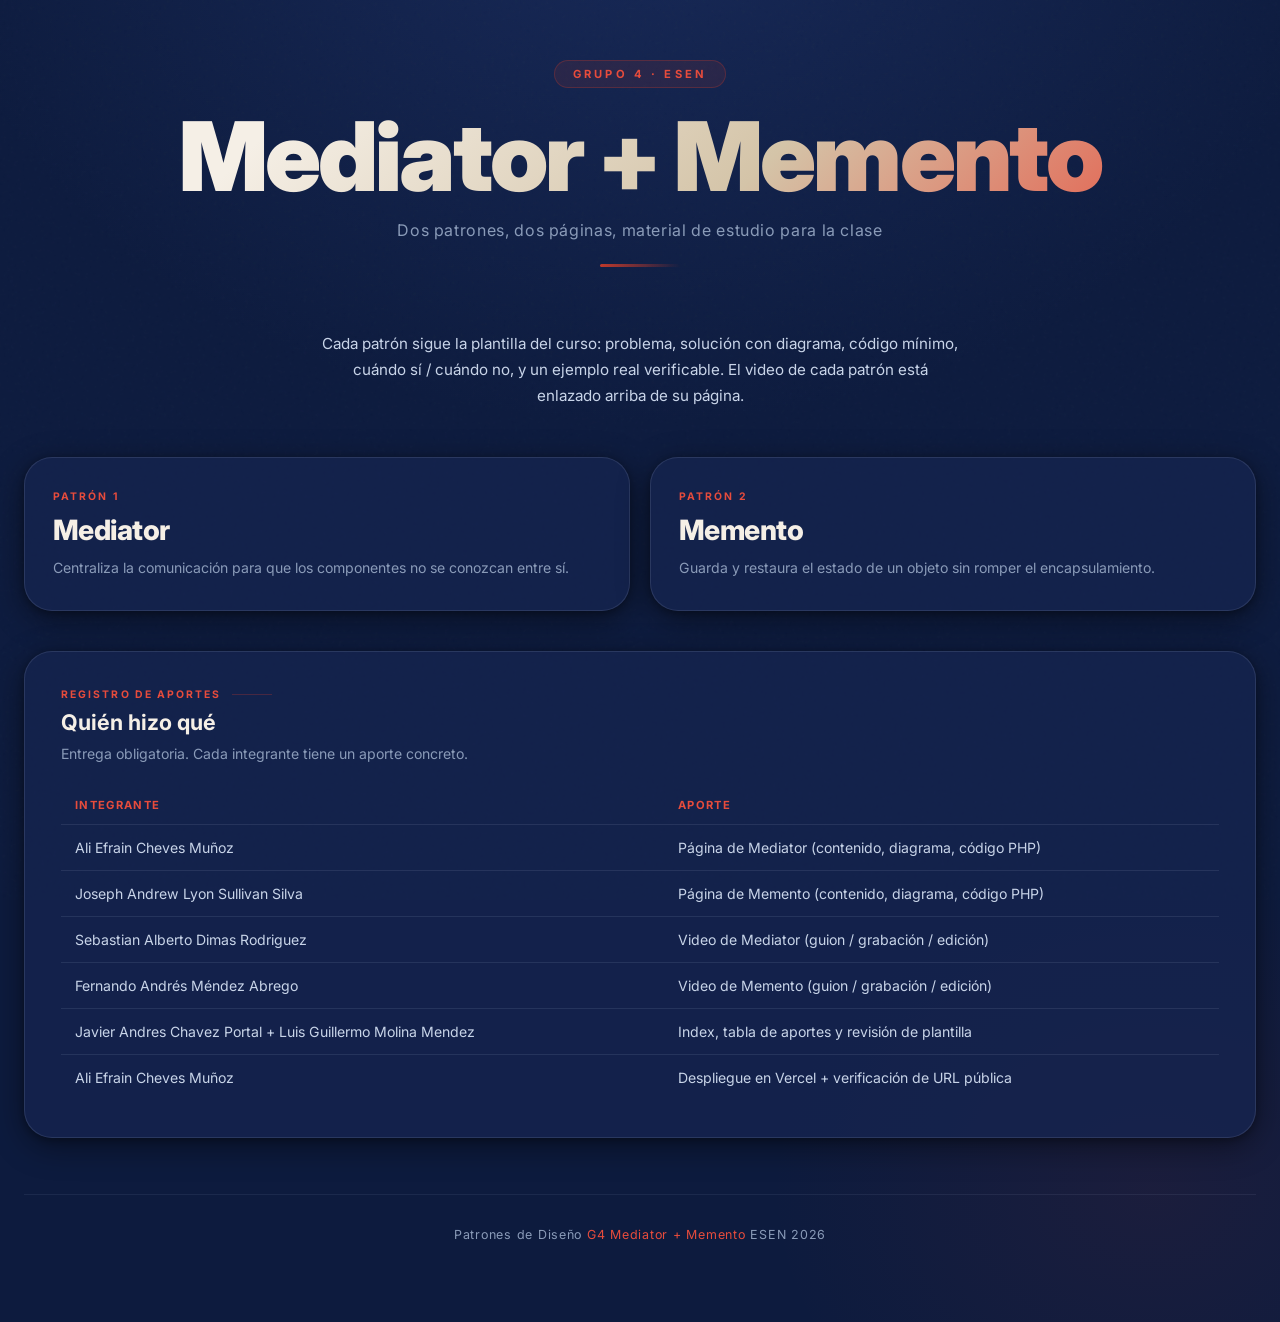
<file: index.html>
<!DOCTYPE html>
<html lang="es">
<head>
  <meta charset="UTF-8" />
  <meta name="viewport" content="width=device-width, initial-scale=1.0" />
  <title>G4 — Mediator + Memento | Patrones de Diseño</title>
  <meta name="description" content="Grupo 4: material de estudio de los patrones Mediator y Memento. Páginas, videos y registro de aportes." />
  <link rel="stylesheet" href="css/styles.css" />
</head>
<body>

<div class="page-wrapper">

  <header>
    <div class="header-label">Grupo 4 · ESEN</div>
    <h1>Mediator + Memento</h1>
    <p class="header-subtitle">Dos patrones, dos páginas, material de estudio para la clase</p>
    <div class="accent-line"></div>
  </header>

  <p class="home-intro">
    Cada patrón sigue la plantilla del curso: problema, solución con diagrama,
    código mínimo, cuándo sí / cuándo no, y un ejemplo real verificable.
    El video de cada patrón está enlazado arriba de su página.
  </p>

  <div class="pattern-links">
    <a class="pattern-link-card" href="pages/mediator.html">
      <div class="plink-label">Patrón 1</div>
      <h2>Mediator</h2>
      <p>Centraliza la comunicación para que los componentes no se conozcan entre sí.</p>
    </a>
    <a class="pattern-link-card" href="pages/memento.html">
      <div class="plink-label">Patrón 2</div>
      <h2>Memento</h2>
      <p>Guarda y restaura el estado de un objeto sin romper el encapsulamiento.</p>
    </a>
  </div>

  <section class="aportes-card" id="aportes">
    <div class="card-number">Registro de aportes</div>
    <h2>Quién hizo qué</h2>
    <p>
      Entrega obligatoria. Cada integrante tiene un aporte concreto.
    </p>

    <table class="aportes-table">
      <thead>
        <tr>
          <th>Integrante</th>
          <th>Aporte</th>
        </tr>
      </thead>
      <tbody>
        <tr>
          <td>Ali Efrain Cheves Muñoz </td>
          <td>Página de Mediator (contenido, diagrama, código PHP)</td>
        </tr>
        <tr>
          <td>Joseph Andrew Lyon Sullivan Silva</td>
          <td>Página de Memento (contenido, diagrama, código PHP)</td>
        </tr>
        <tr>
          <td>Sebastian Alberto Dimas Rodriguez</td>
          <td>Video de Mediator (guion / grabación / edición)</td>
        </tr>
        <tr>
          <td>Fernando Andrés Méndez Abrego</td>
          <td>Video de Memento (guion / grabación / edición)</td>
        </tr>
        <tr>
          <td>Javier Andres Chavez Portal + Luis Guillermo Molina Mendez</td>
          <td>Index, tabla de aportes y revisión de plantilla</td>
        </tr>
        <tr>
          <td>Ali Efrain Cheves Muñoz</td>
          <td>Despliegue en Vercel + verificación de URL pública</td>
        </tr>
      </tbody>
    </table>
  </section>

  <footer>
    <p>Patrones de Diseño  <span>G4 Mediator + Memento</span>  ESEN  2026</p>
  </footer>

</div>

</body>
</html>
</file>
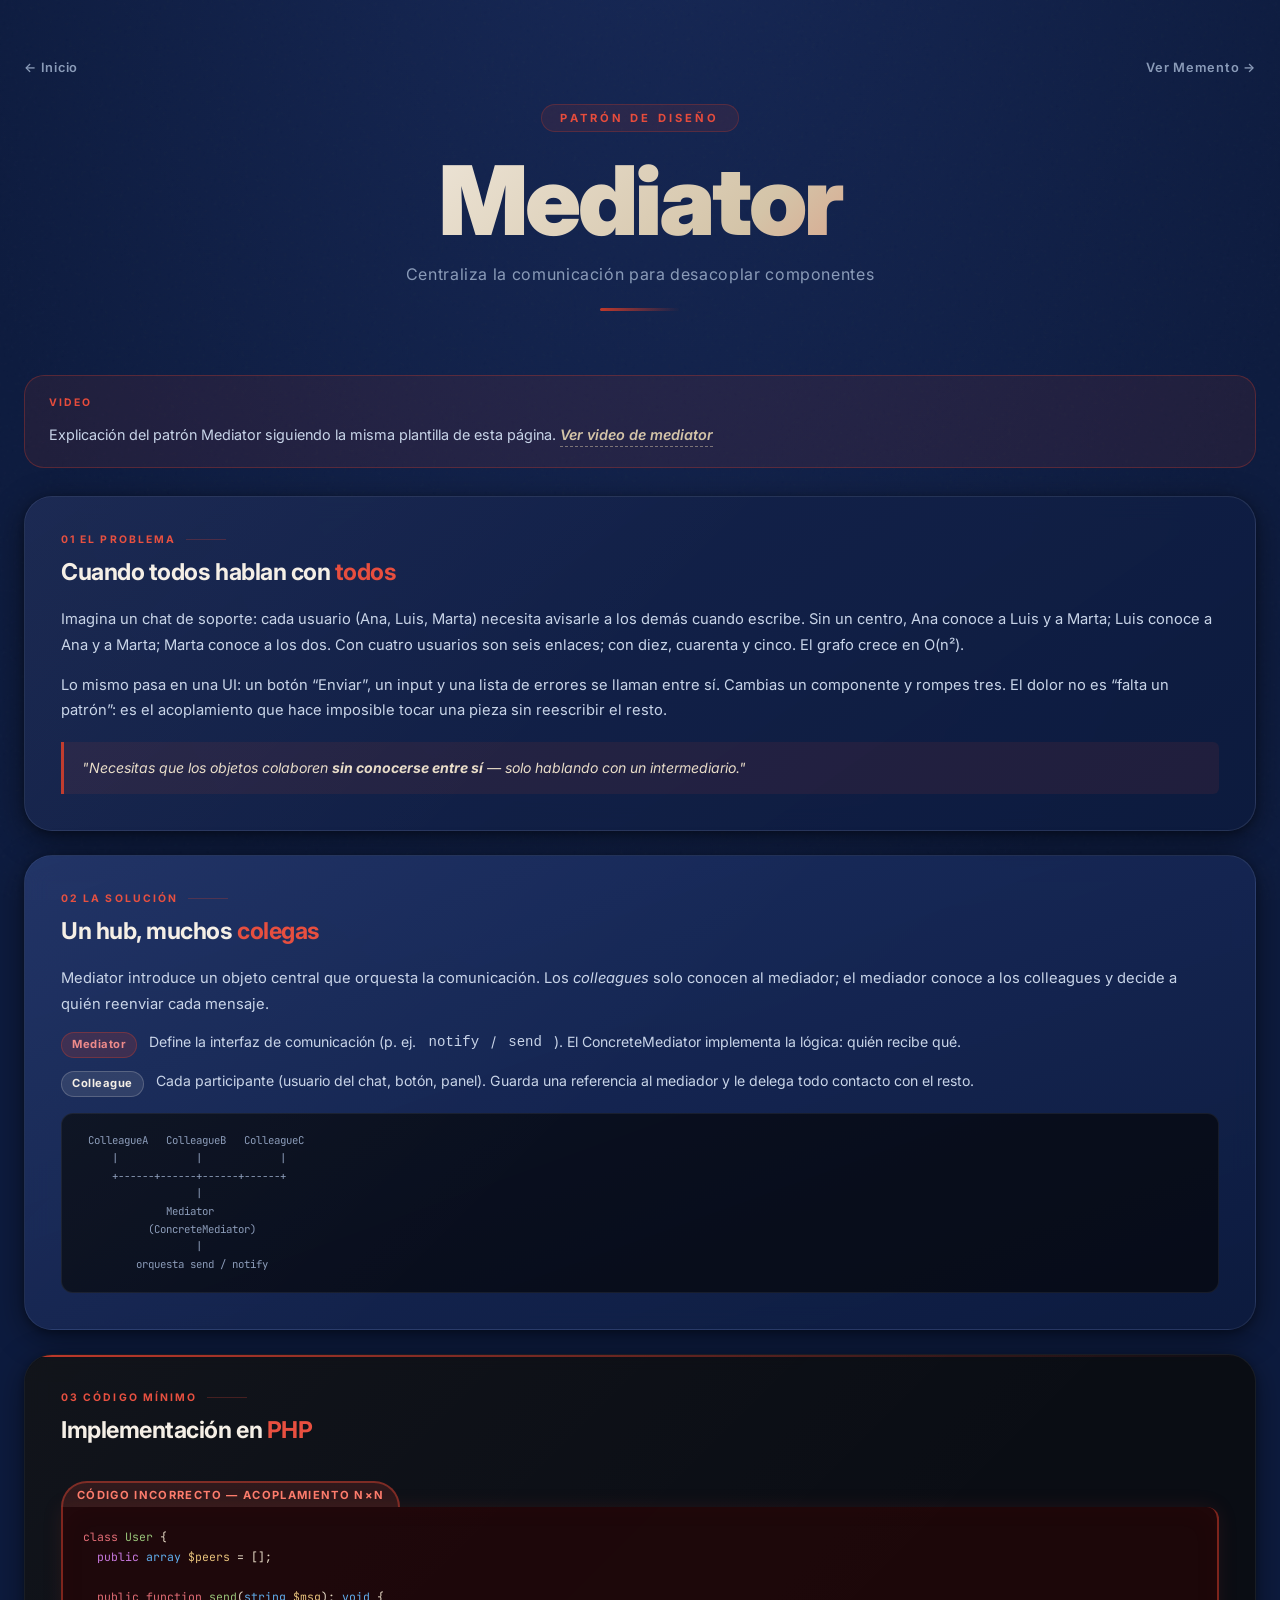
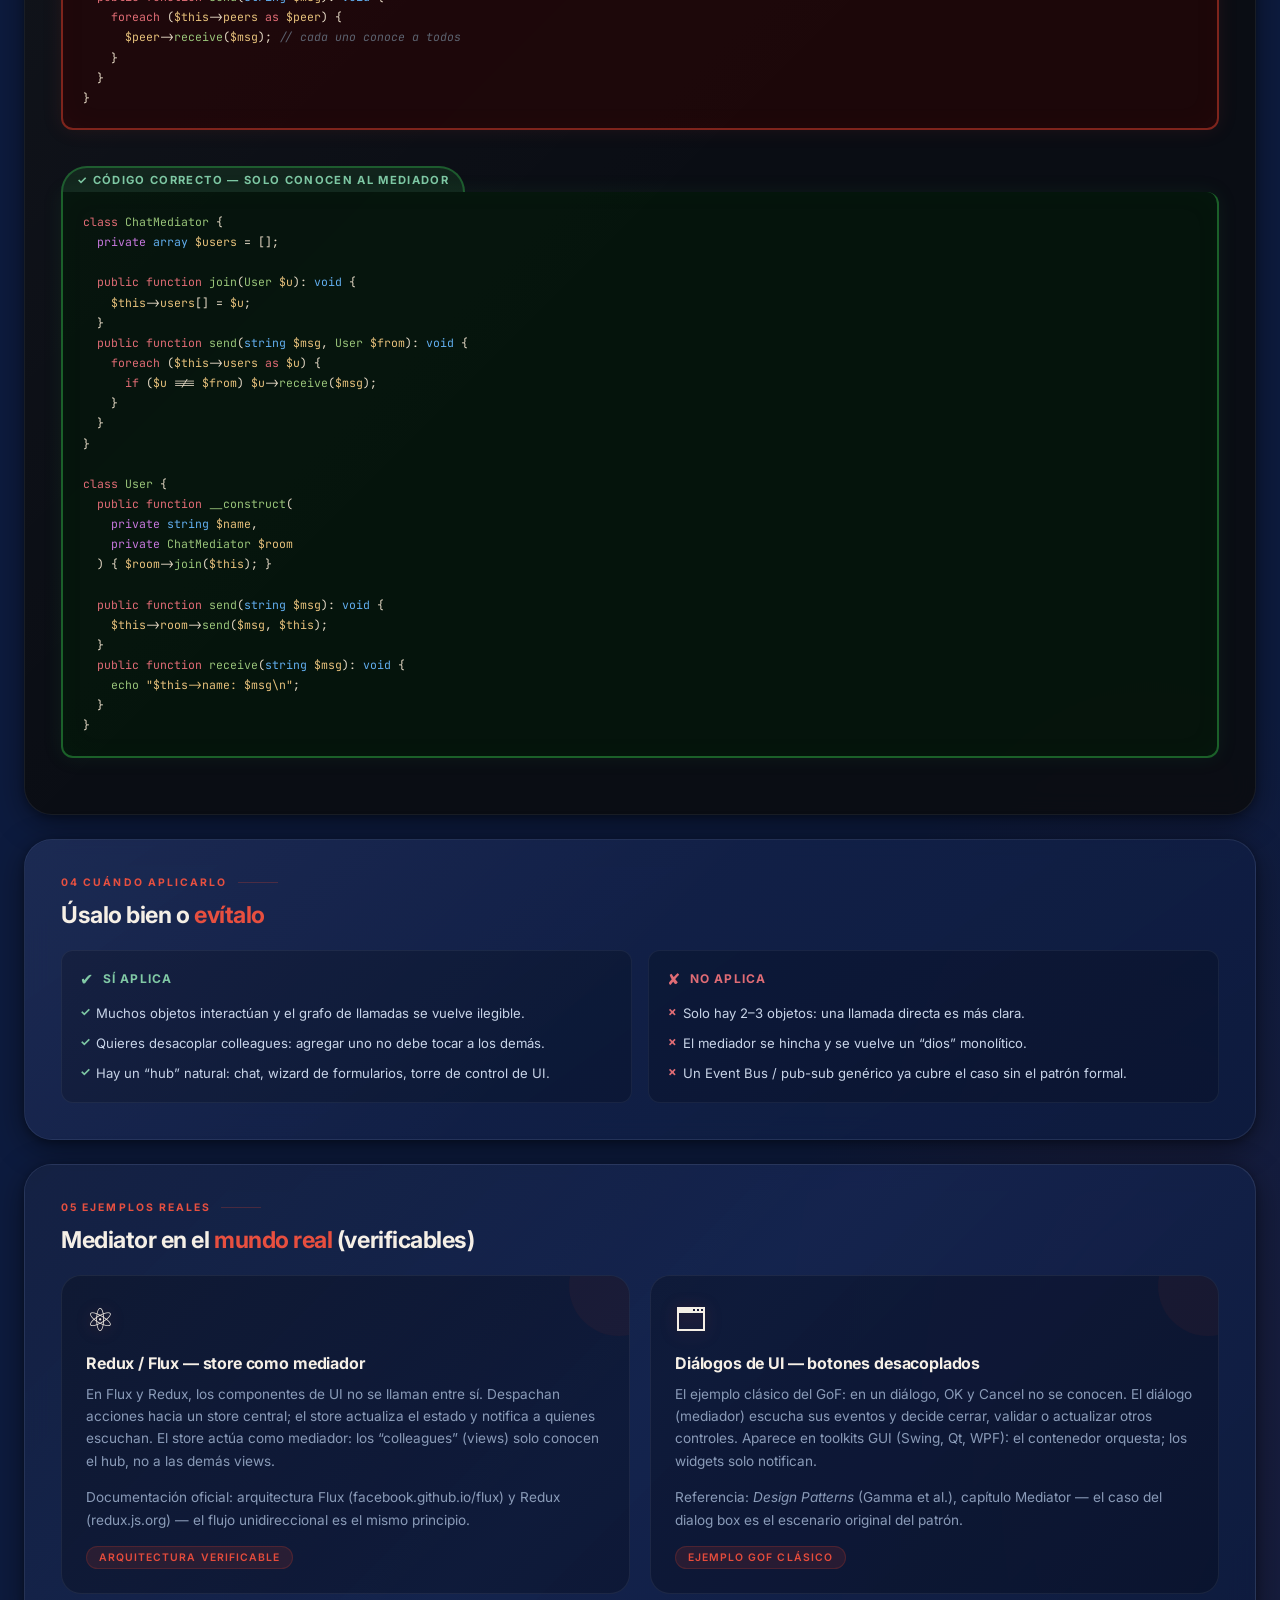
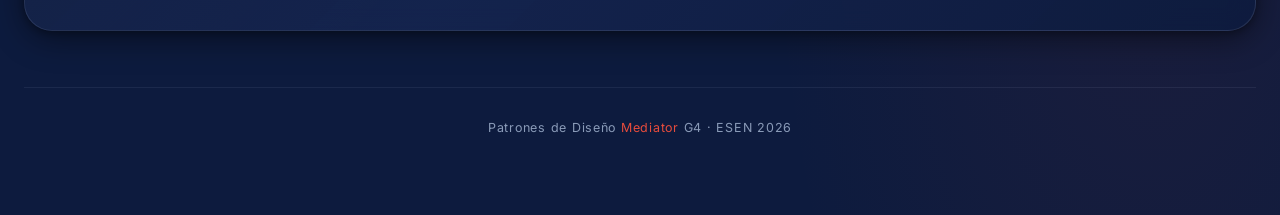
<file: pages/mediator.html>
<!DOCTYPE html>
<html lang="es">
<head>
  <meta charset="UTF-8" />
  <meta name="viewport" content="width=device-width, initial-scale=1.0" />
  <title>Patrón de Diseño Mediator</title>
  <meta name="description" content="Guía del patrón Mediator: problema, solución, código PHP, cuándo aplicarlo y ejemplos reales como Redux y diálogos de UI." />
  <link rel="stylesheet" href="../css/styles.css" />
</head>
<body>

<div class="page-wrapper">

  <nav class="page-nav">
    <a href="../index.html">← Inicio</a>
    <a href="memento.html">Ver Memento →</a>
  </nav>

  <header>
    <div class="header-label">Patrón de Diseño</div>
    <h1>Mediator</h1>
    <p class="header-subtitle">Centraliza la comunicación para desacoplar componentes</p>
    <div class="accent-line"></div>
  </header>

  <aside class="video-banner" id="video">
    <div class="video-banner-label">Video</div>
    <p>
      Explicación del patrón Mediator siguiendo la misma plantilla de esta página.
      <a class="video-link is-pending" href="https://youtu.be/735qtNpqajs" id="mediator-video-link">Ver video de mediator</a>
    </p>
  </aside>

  <main class="grid">

    <section class="card card-1" id="problema">
      <div class="card-number">01 El Problema</div>
      <h2>Cuando todos hablan con <span class="highlight">todos</span></h2>

      <p>
        Imagina un chat de soporte: cada usuario (Ana, Luis, Marta) necesita avisarle
        a los demás cuando escribe. Sin un centro, Ana conoce a Luis y a Marta; Luis
        conoce a Ana y a Marta; Marta conoce a los dos. Con cuatro usuarios son seis
        enlaces; con diez, cuarenta y cinco. El grafo crece en O(n²).
      </p>
      <p>
        Lo mismo pasa en una UI: un botón “Enviar”, un input y una lista de errores
        se llaman entre sí. Cambias un componente y rompes tres. El dolor no es
        “falta un patrón”: es el acoplamiento que hace imposible tocar una pieza
        sin reescribir el resto.
      </p>

      <div class="problem-highlight">
        "Necesitas que los objetos colaboren <strong>sin conocerse entre sí</strong>
        — solo hablando con un intermediario."
      </div>
    </section>

    <section class="card card-2" id="solucion">
      <div class="card-number">02 La Solución</div>
      <h2>Un hub, muchos <span class="highlight">colegas</span></h2>

      <p>
        Mediator introduce un objeto central que orquesta la comunicación. Los
        <em>colleagues</em> solo conocen al mediador; el mediador conoce a los
        colleagues y decide a quién reenviar cada mensaje.
      </p>

      <ul class="roles-list">
        <li>
          <span class="role-tag role-mediator">Mediator</span>
          Define la interfaz de comunicación (p. ej. <code>notify</code> / <code>send</code>).
          El ConcreteMediator implementa la lógica: quién recibe qué.
        </li>
        <li>
          <span class="role-tag role-colleague">Colleague</span>
          Cada participante (usuario del chat, botón, panel). Guarda una referencia
          al mediador y le delega todo contacto con el resto.
        </li>
      </ul>

      <div class="diagram-block">
        <pre>
 ColleagueA   ColleagueB   ColleagueC
     |             |             |
     +------+------+------+------+
                   |
              Mediator
           (ConcreteMediator)
                   |
         orquesta send / notify</pre>
      </div>
    </section>

    <section class="card card-3" id="codigo">
      <div class="card-number">03 Código Mínimo</div>
      <h2>Implementación en <span class="highlight">PHP</span></h2>

      <div class="code-label code-label-bad">Código Incorrecto — Acoplamiento N×N</div>
      <div class="code-block code-bad">
        <pre><span class="kw">class</span> <span class="fn">User</span> {
  <span class="pm">public</span> <span class="ty">array</span> <span class="str">$peers</span> = [];

  <span class="kw">public function</span> <span class="fn">send</span>(<span class="ty">string</span> <span class="str">$msg</span>): <span class="ty">void</span> {
    <span class="kw">foreach</span> (<span class="str">$this</span>-><span class="str">peers</span> <span class="kw">as</span> <span class="str">$peer</span>) {
      <span class="str">$peer</span>-><span class="fn">receive</span>(<span class="str">$msg</span>); <span class="cm">// cada uno conoce a todos</span>
    }
  }
}</pre>
      </div>

      <div class="code-label code-label-good">&#10003; Código Correcto — Solo conocen al mediador</div>
      <div class="code-block code-good">
        <pre><span class="kw">class</span> <span class="fn">ChatMediator</span> {
  <span class="pm">private</span> <span class="ty">array</span> <span class="str">$users</span> = [];

  <span class="kw">public function</span> <span class="fn">join</span>(<span class="fn">User</span> <span class="str">$u</span>): <span class="ty">void</span> {
    <span class="str">$this</span>-><span class="str">users</span>[] = <span class="str">$u</span>;
  }
  <span class="kw">public function</span> <span class="fn">send</span>(<span class="ty">string</span> <span class="str">$msg</span>, <span class="fn">User</span> <span class="str">$from</span>): <span class="ty">void</span> {
    <span class="kw">foreach</span> (<span class="str">$this</span>-><span class="str">users</span> <span class="kw">as</span> <span class="str">$u</span>) {
      <span class="kw">if</span> (<span class="str">$u</span> !== <span class="str">$from</span>) <span class="str">$u</span>-><span class="fn">receive</span>(<span class="str">$msg</span>);
    }
  }
}

<span class="kw">class</span> <span class="fn">User</span> {
  <span class="kw">public function</span> <span class="fn">__construct</span>(
    <span class="pm">private</span> <span class="ty">string</span> <span class="str">$name</span>,
    <span class="pm">private</span> <span class="fn">ChatMediator</span> <span class="str">$room</span>
  ) { <span class="str">$room</span>-><span class="fn">join</span>(<span class="str">$this</span>); }

  <span class="kw">public function</span> <span class="fn">send</span>(<span class="ty">string</span> <span class="str">$msg</span>): <span class="ty">void</span> {
    <span class="str">$this</span>-><span class="str">room</span>-><span class="fn">send</span>(<span class="str">$msg</span>, <span class="str">$this</span>);
  }
  <span class="kw">public function</span> <span class="fn">receive</span>(<span class="ty">string</span> <span class="str">$msg</span>): <span class="ty">void</span> {
    <span class="fn">echo</span> <span class="str">"$this->name: $msg\n"</span>;
  }
}</pre>
      </div>
    </section>

    <section class="card card-4" id="cuando">
      <div class="card-number">04 Cuándo Aplicarlo</div>
      <h2>Úsalo bien o <span class="highlight">evítalo</span></h2>

      <div class="when-grid">
        <div class="when-col when-yes">
          <div class="when-col-header">
            <span class="icon-check">✔</span> Sí aplica
          </div>
          <ul>
            <li>Muchos objetos interactúan y el grafo de llamadas se vuelve ilegible.</li>
            <li>Quieres desacoplar colleagues: agregar uno no debe tocar a los demás.</li>
            <li>Hay un “hub” natural: chat, wizard de formularios, torre de control de UI.</li>
          </ul>
        </div>

        <div class="when-col when-no">
          <div class="when-col-header">
            <span class="icon-x">✘</span> No aplica
          </div>
          <ul>
            <li>Solo hay 2–3 objetos: una llamada directa es más clara.</li>
            <li>El mediador se hincha y se vuelve un “dios” monolítico.</li>
            <li>Un Event Bus / pub-sub genérico ya cubre el caso sin el patrón formal.</li>
          </ul>
        </div>
      </div>
    </section>

    <section class="card card-5" id="ejemplos">
      <div class="card-number">05 Ejemplos Reales</div>
      <h2>Mediator en el <span class="highlight">mundo real</span> (verificables)</h2>

      <div class="examples-grid">

        <div class="example-card">
          <span class="example-icon">⚛</span>
          <h3>Redux / Flux — store como mediador</h3>
          <p>
            En Flux y Redux, los componentes de UI no se llaman entre sí. Despachan
            acciones hacia un store central; el store actualiza el estado y notifica
            a quienes escuchan. El store actúa como mediador: los “colleagues” (views)
            solo conocen el hub, no a las demás views.
          </p>
          <p>
            Documentación oficial: arquitectura Flux (facebook.github.io/flux) y
            Redux (redux.js.org) — el flujo unidireccional es el mismo principio.
          </p>
          <span class="example-tag">Arquitectura verificable</span>
        </div>

        <div class="example-card">
          <span class="example-icon">🗔</span>
          <h3>Diálogos de UI — botones desacoplados</h3>
          <p>
            El ejemplo clásico del GoF: en un diálogo, OK y Cancel no se conocen.
            El diálogo (mediador) escucha sus eventos y decide cerrar, validar o
            actualizar otros controles. Aparece en toolkits GUI (Swing, Qt, WPF):
            el contenedor orquesta; los widgets solo notifican.
          </p>
          <p>
            Referencia: <em>Design Patterns</em> (Gamma et al.), capítulo Mediator —
            el caso del dialog box es el escenario original del patrón.
          </p>
          <span class="example-tag">Ejemplo GoF clásico</span>
        </div>

      </div>
    </section>

  </main>

  <footer>
    <p>Patrones de Diseño  <span>Mediator</span>  G4 · ESEN  2026</p>
  </footer>

</div>

</body>
</html>
</file>
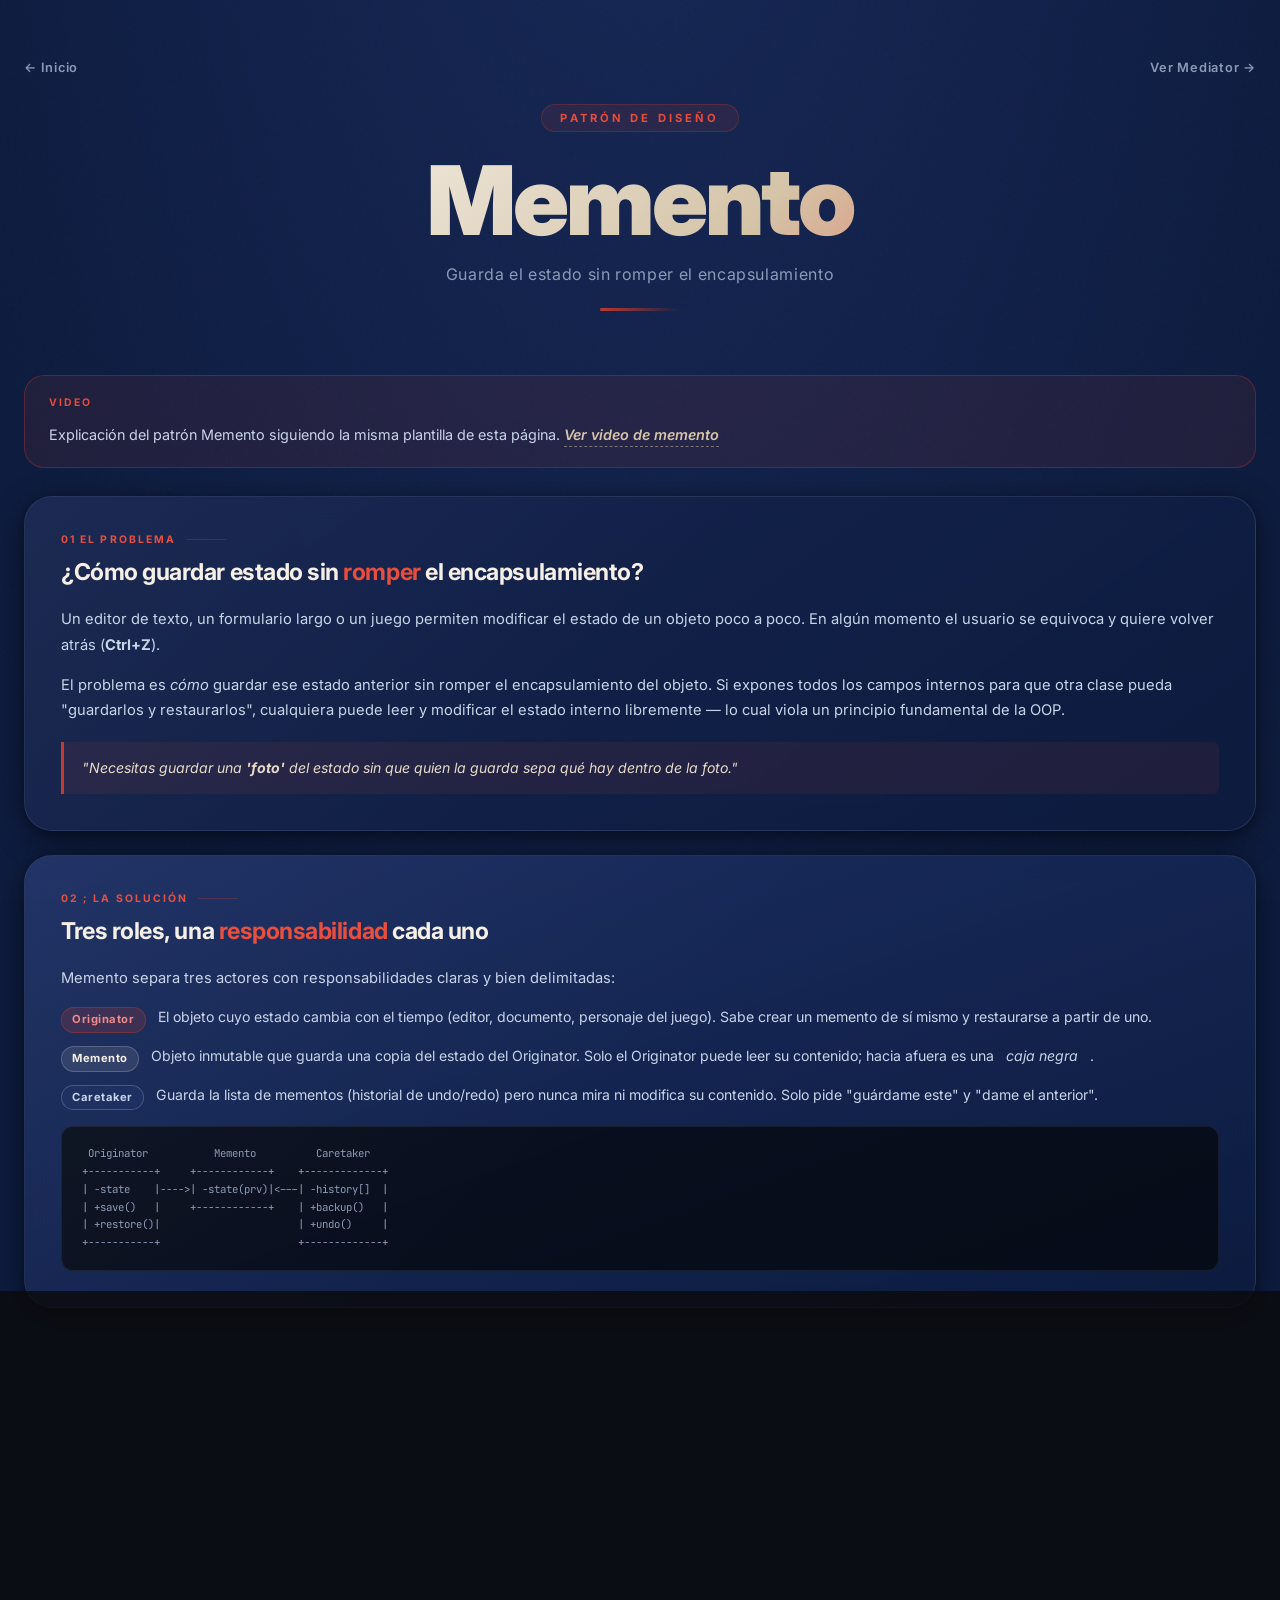
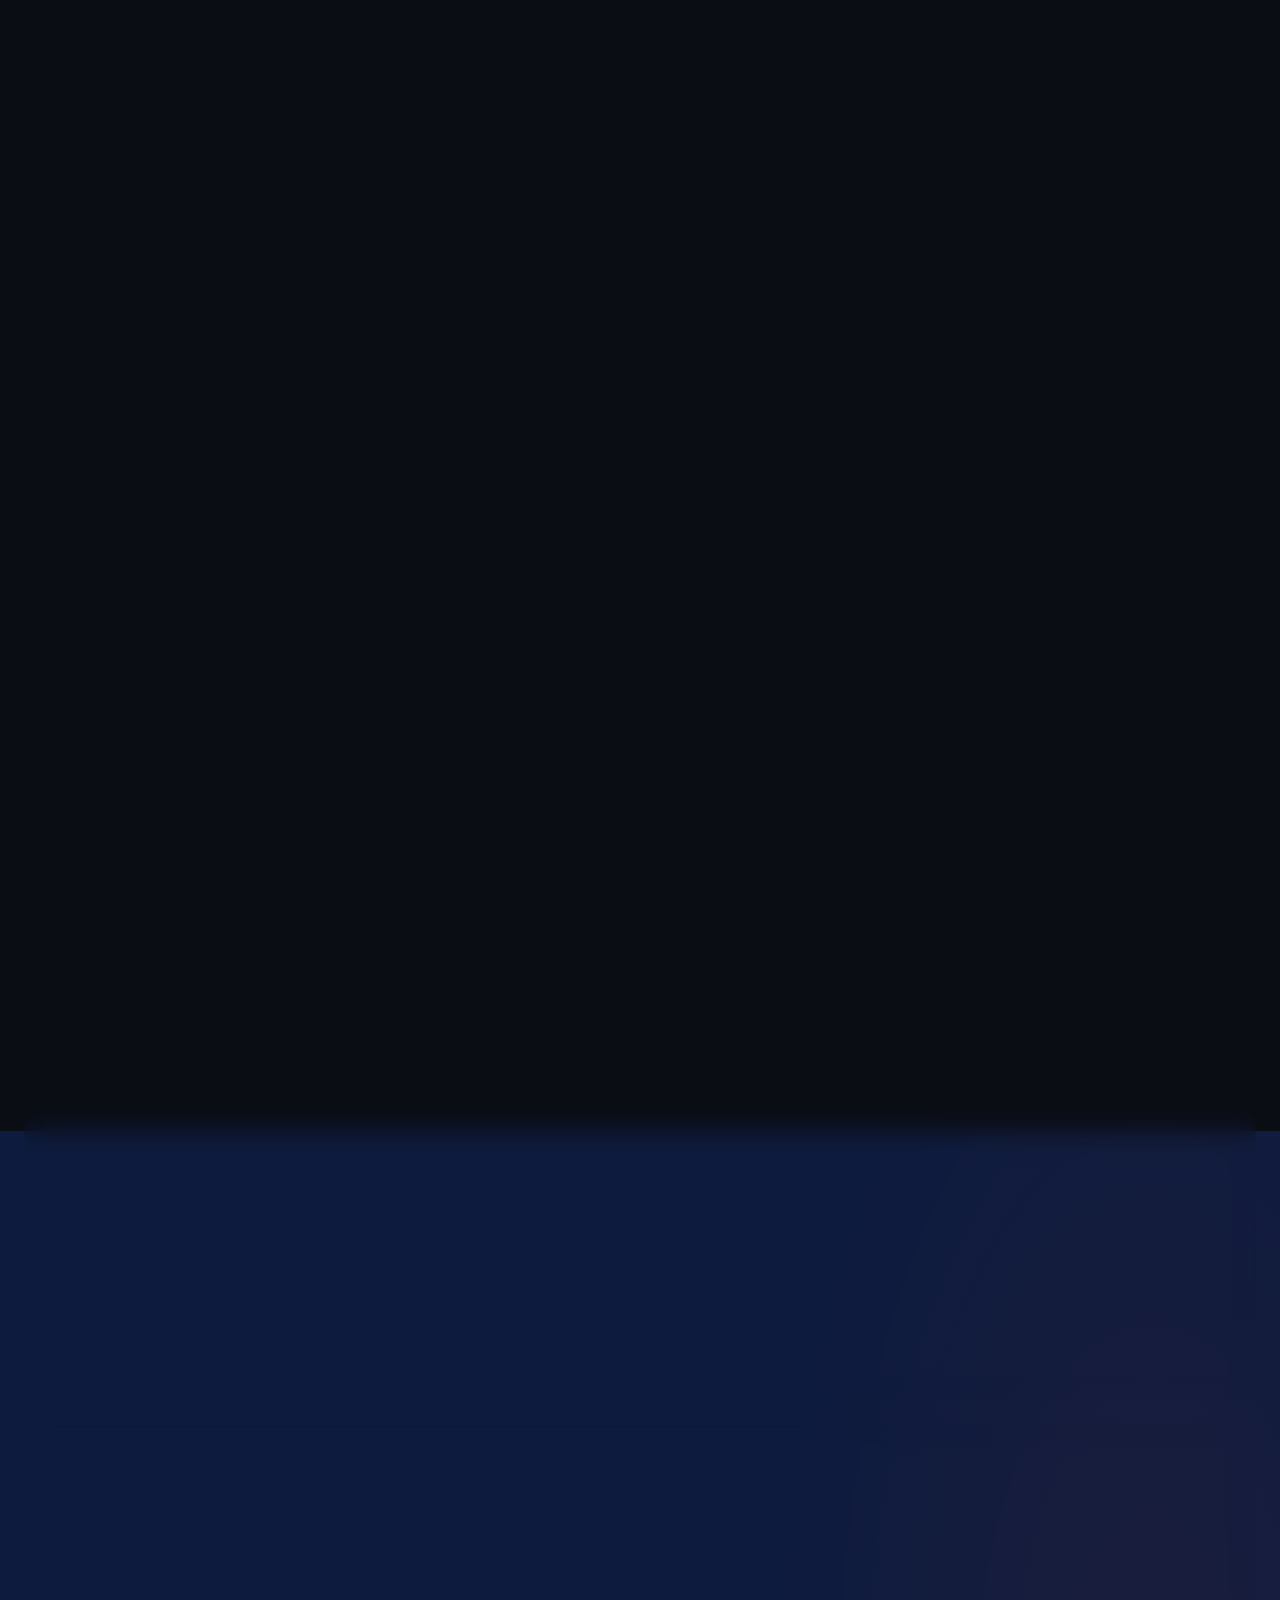
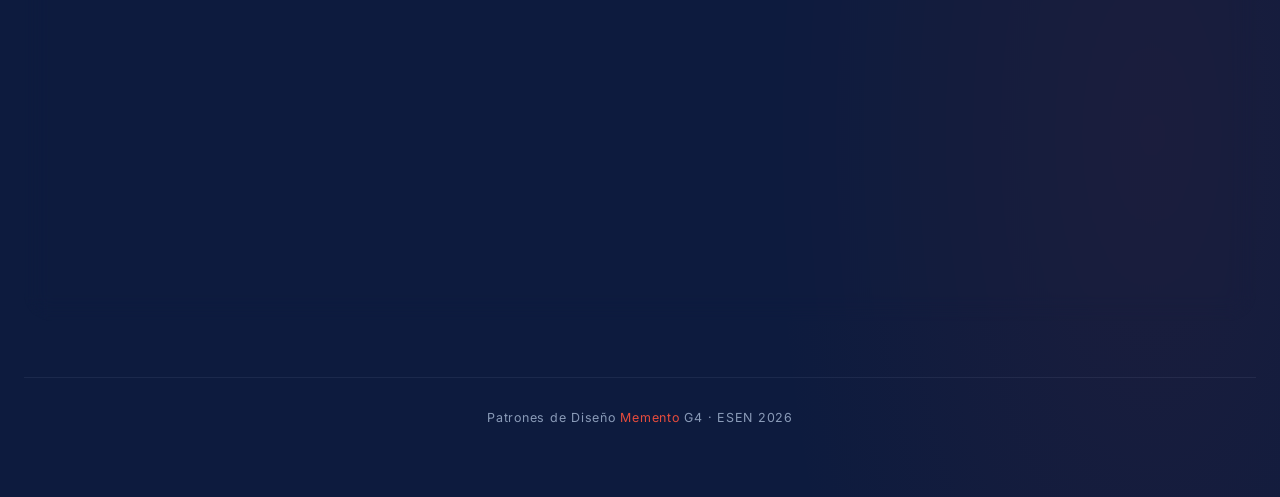
<file: pages/memento.html>
<!DOCTYPE html>
<html lang="es">
<head>
  <meta charset="UTF-8" />
  <meta name="viewport" content="width=device-width, initial-scale=1.0" />
  <title>Patrón de Diseño Memento</title>
  <meta name="description" content="Guía completa del patrón de diseño Memento: problema, solución, código PHP, casos de uso y ejemplos reales como Java Swing y Git." />
  <link rel="stylesheet" href="../css/styles.css" />
</head>
<body>

<div class="page-wrapper">

  <nav class="page-nav">
    <a href="../index.html">← Inicio</a>
    <a href="mediator.html">Ver Mediator →</a>
  </nav>

  <header>
    <div class="header-label">Patrón de Diseño</div>
    <h1>Memento</h1>
    <p class="header-subtitle">Guarda el estado sin romper el encapsulamiento</p>
    <div class="accent-line"></div>
  </header>

  <aside class="video-banner" id="video">
    <div class="video-banner-label">Video</div>
    <p>
      Explicación del patrón Memento siguiendo la misma plantilla de esta página.
      <a class="video-link is-pending" href="https://youtu.be/HHim-aZkhj8" id="memento-video-link">Ver video de memento</a>
    </p>
  </aside>

  <main class="grid">

    <section class="card card-1" id="problema">
      <div class="card-number">01 El Problema</div>
      <h2>¿Cómo guardar estado sin <span class="highlight">romper</span> el encapsulamiento?</h2>

      <p>
        Un editor de texto, un formulario largo o un juego permiten modificar el estado
        de un objeto poco a poco. En algún momento el usuario se equivoca y quiere
        volver atrás (<strong>Ctrl+Z</strong>).
      </p>
      <p>
        El problema es <em>cómo</em> guardar ese estado anterior sin romper el
        encapsulamiento del objeto. Si expones todos los campos internos para que
        otra clase pueda "guardarlos y restaurarlos", cualquiera puede leer y modificar
        el estado interno libremente — lo cual viola un principio fundamental de la OOP.
      </p>

      <div class="problem-highlight">
        "Necesitas guardar una <strong>'foto'</strong> del estado sin que quien la guarda
        sepa qué hay dentro de la foto."
      </div>
    </section>

    <section class="card card-2" id="solucion">
      <div class="card-number">02 ; La Solución</div>
      <h2>Tres roles, una <span class="highlight">responsabilidad</span> cada uno</h2>

      <p>Memento separa tres actores con responsabilidades claras y bien delimitadas:</p>

      <ul class="roles-list">
        <li>
          <span class="role-tag role-originator">Originator</span>
          El objeto cuyo estado cambia con el tiempo (editor, documento, personaje
          del juego). Sabe crear un memento de sí mismo y restaurarse a partir de uno.
        </li>
        <li>
          <span class="role-tag role-memento">Memento</span>
          Objeto inmutable que guarda una copia del estado del Originator. Solo el
          Originator puede leer su contenido; hacia afuera es una <em>caja negra</em>.
        </li>
        <li>
          <span class="role-tag role-caretaker">Caretaker</span>
          Guarda la lista de mementos (historial de undo/redo) pero nunca mira ni
          modifica su contenido. Solo pide "guárdame este" y "dame el anterior".
        </li>
      </ul>

      <div class="diagram-block">
        <pre>
 Originator           Memento          Caretaker
+-----------+     +------------+    +-------------+
| -state    |---->| -state(prv)|<---| -history[]  |
| +save()   |     +------------+    | +backup()   |
| +restore()|                       | +undo()     |
+-----------+                       +-------------+</pre>
      </div>
    </section>

    <section class="card card-3" id="codigo">
      <div class="card-number">03 ; Código Mínimo</div>
      <h2>Implementación en <span class="highlight">PHP</span></h2>

      <div class="code-label code-label-bad"> Código Incorrecto  Rompe el encapsulamiento</div>
      <div class="code-block code-bad">
        <pre><span class="kw">class</span> <span class="fn">Memento</span> {
  <span class="kw">public</span> <span class="ty">string</span> <span class="str">$state</span>;

  <span class="kw">public function</span> <span class="fn">__construct</span>(<span class="ty">string</span> <span class="str">$state</span>) {
    <span class="str">$this</span>-><span class="str">state</span> = <span class="str">$state</span>;
  }
}

<span class="kw">class</span> <span class="fn">History</span> {
  <span class="kw">public function</span> <span class="fn">undo</span>(<span class="fn">Memento</span> <span class="str">$m</span>): <span class="ty">void</span> {
    <span class="str">$rawState</span> = <span class="str">$m</span>-><span class="str">state</span>;
    <span class="str">$m</span>-><span class="str">state</span> = <span class="str">"estado alterado"</span>;
  }
}</pre>
      </div>

      <div class="code-label code-label-good">&#10003; Código Correcto  Encapsulamiento respetado</div>
      <div class="code-block code-good">
        <pre><span class="kw">class</span> <span class="fn">Memento</span> {
  <span class="kw">public function</span> <span class="fn">__construct</span>(
    <span class="pm">private readonly</span> <span class="ty">string</span> <span class="str">$state</span>
  ) {}

  <span class="kw">public function</span> <span class="fn">getState</span>(): <span class="ty">string</span> {
    <span class="kw">return</span> <span class="str">$this</span>-><span class="fn">state</span>;
  }
}

<span class="kw">class</span> <span class="fn">Editor</span> {
  <span class="pm">private</span> <span class="ty">string</span> <span class="str">$content</span> = <span class="str">""</span>;

  <span class="kw">public function</span> <span class="fn">write</span>(<span class="ty">string</span> <span class="str">$text</span>): <span class="ty">void</span> {
    <span class="str">$this</span>-><span class="str">content</span> .= <span class="str">$text</span>;
  }
  <span class="kw">public function</span> <span class="fn">save</span>(): <span class="fn">Memento</span> {
    <span class="kw">return new</span> <span class="fn">Memento</span>(<span class="str">$this</span>-><span class="str">content</span>);
  }
  <span class="kw">public function</span> <span class="fn">restore</span>(<span class="fn">Memento</span> <span class="str">$m</span>): <span class="ty">void</span> {
    <span class="str">$this</span>-><span class="str">content</span> = <span class="str">$m</span>-><span class="fn">getState</span>();
  }
}

<span class="kw">class</span> <span class="fn">History</span> {
  <span class="pm">private</span> <span class="ty">array</span> <span class="str">$stack</span> = [];

  <span class="kw">public function</span> <span class="fn">backup</span>(<span class="fn">Editor</span> <span class="str">$e</span>): <span class="ty">void</span> {
    <span class="str">$this</span>-><span class="str">stack</span>[] = <span class="str">$e</span>-><span class="fn">save</span>();
  }
  <span class="kw">public function</span> <span class="fn">undo</span>(<span class="fn">Editor</span> <span class="str">$e</span>): <span class="ty">void</span> {
    <span class="str">$m</span> = <span class="fn">array_pop</span>(<span class="str">$this</span>-><span class="str">stack</span>);
    <span class="kw">if</span> (<span class="str">$m</span>) <span class="str">$e</span>-><span class="fn">restore</span>(<span class="str">$m</span>);
  }
}</pre>
      </div>
    </section>

    <section class="card card-4" id="cuando">
      <div class="card-number">04  Cuándo Aplicarlo</div>
      <h2>Úsalo bien o <span class="highlight">evítalo</span></h2>

      <div class="when-grid">
        <div class="when-col when-yes">
          <div class="when-col-header">
            <span class="icon-check">✔</span> Sí aplica
          </div>
          <ul>
            <li>Necesitas undo/redo real — editores, dibujo, juegos.</li>
            <li>Quieres puntos de restauración en una transacción.</li>
            <li>El estado es relativamente pequeño o usas snapshots parciales.</li>
          </ul>
        </div>

        <div class="when-col when-no">
          <div class="when-col-header">
            <span class="icon-x">✘</span> No aplica
          </div>
          <ul>
            <li>El objeto no cambia de estado o nunca se necesita "volver atrás".</li>
            <li>El estado es enorme — mejor usar Command con <em>deltas</em>.</li>
            <li>Re-consultar la fuente de datos (BD) es suficiente.</li>
          </ul>
        </div>
      </div>
    </section>

    <section class="card card-5" id="ejemplos">
      <div class="card-number">05 Ejemplos Reales</div>
      <h2>Memento en el <span class="highlight">mundo real</span> (verificables)</h2>

      <div class="examples-grid">

        <div class="example-card">
          <span class="example-icon">☕</span>
          <h3>Java Swing — javax.swing.undo</h3>
          <p>
            El paquete estándar de Java implementa esta idea directamente para el soporte
            de undo/redo en componentes Swing. La interfaz <code>StateEditable</code>
            permite que un objeto exponga su estado mediante <code>storeState()</code>
            y <code>restoreState()</code>. La clase <code>StateEdit</code> actúa como el
            "memento" que guarda ese estado para poder revertirlo.
          </p>
          <p>
            Es documentación oficial de Java SE, fácil de citar y verificar en
            <strong>docs.oracle.com</strong> bajo el paquete <code>javax.swing.undo</code>.
          </p>
          <span class="example-tag">Implementación formal</span>
        </div>

        <div class="example-card">
          <span class="example-icon">🌿</span>
          <h3>Git — Snapshots de repositorio</h3>
          <p>
            Los sistemas de control de versiones como Git guardan <em>snapshots</em>
            completos del estado del repositorio en cada commit. Conceptualmente, cada
            commit es un memento: preserva una "foto" del estado de todos los archivos
            en ese momento, y el historial de commits actúa como el Caretaker que
            guarda la colección de esos snapshots.
          </p>
          <p>
            Git no usa las clases literales del patrón GoF, pero la analogía es
            directa e ilustrativa del principio fundamental de Memento.
          </p>
          <span class="example-tag">Analogía conceptual</span>
        </div>

      </div>
    </section>

  </main>

  <footer>
    <p>Patrones de Diseño  <span>Memento</span>  G4 · ESEN  2026</p>
  </footer>

</div>

</body>
</html>
</file>
<file: css/styles.css>
/* ============================
   MEMENTO — Design Pattern Page
   Palette: Navy, Beige, Red, Black
   ============================ */

@import url('https://fonts.googleapis.com/css2?family=Inter:wght@300;400;500;600;700;900&family=JetBrains+Mono:wght@400;500;700&display=swap');

/* ─── Reset & Base ─── */
*, *::before, *::after {
  box-sizing: border-box;
  margin: 0;
  padding: 0;
}

:root {
  --navy:        #0d1b3e;
  --navy-mid:    #162550;
  --navy-light:  #1e3269;
  --beige:       #f5efe6;
  --beige-dark:  #e8dcc8;
  --beige-mid:   #d4c4a8;
  --red:         #c0392b;
  --red-light:   #e74c3c;
  --red-glow:    rgba(192, 57, 43, 0.25);
  --black:       #0a0a0a;
  --white:       #ffffff;
  --text-light:  #c8d4e8;
  --text-muted:  #8a9bb8;

  --radius-sm:   6px;
  --radius-md:   12px;
  --radius-lg:   20px;
  --radius-xl:   28px;

  --shadow-card: 0 8px 32px rgba(0, 0, 0, 0.45), 0 2px 8px rgba(0,0,0,0.3);
  --shadow-hover: 0 20px 60px rgba(0, 0, 0, 0.55), 0 4px 16px rgba(0,0,0,0.4);
}

html {
  scroll-behavior: smooth;
}

body {
  font-family: 'Inter', system-ui, sans-serif;
  background-color: var(--navy);
  color: var(--beige);
  min-height: 100vh;
  overflow-x: hidden;
  background-image:
    radial-gradient(ellipse 80% 60% at 50% -10%, rgba(30, 50, 105, 0.6) 0%, transparent 70%),
    radial-gradient(ellipse 50% 40% at 90% 90%, rgba(192, 57, 43, 0.08) 0%, transparent 60%);
}

/* ─── Noise texture overlay ─── */
body::before {
  content: '';
  position: fixed;
  inset: 0;
  background-image: url("data:image/svg+xml,%3Csvg viewBox='0 0 256 256' xmlns='http://www.w3.org/2000/svg'%3E%3Cfilter id='n'%3E%3CfeTurbulence type='fractalNoise' baseFrequency='0.9' numOctaves='4' stitchTiles='stitch'/%3E%3C/filter%3E%3Crect width='100%25' height='100%25' filter='url(%23n)' opacity='0.04'/%3E%3C/svg%3E");
  pointer-events: none;
  z-index: 0;
  opacity: 0.5;
}

/* ─── Page Wrapper ─── */
.page-wrapper {
  position: relative;
  z-index: 1;
  max-width: 1320px;
  margin: 0 auto;
  padding: 60px 24px 80px;
}

/* ─── Header ─── */
header {
  text-align: center;
  margin-bottom: 64px;
  position: relative;
}

.header-label {
  display: inline-block;
  font-size: 0.7rem;
  font-weight: 700;
  letter-spacing: 0.28em;
  text-transform: uppercase;
  color: var(--red-light);
  background: rgba(192, 57, 43, 0.12);
  border: 1px solid rgba(192, 57, 43, 0.3);
  padding: 6px 18px;
  border-radius: 100px;
  margin-bottom: 20px;
}

header h1 {
  font-size: clamp(3rem, 8vw, 6rem);
  font-weight: 900;
  letter-spacing: -0.03em;
  line-height: 1;
  background: linear-gradient(135deg, var(--beige) 20%, var(--beige-mid) 60%, var(--red-light) 100%);
  -webkit-background-clip: text;
  -webkit-text-fill-color: transparent;
  background-clip: text;
  margin-bottom: 16px;
}

.header-subtitle {
  font-size: 1rem;
  color: var(--text-muted);
  font-weight: 400;
  letter-spacing: 0.04em;
}

header .accent-line {
  width: 80px;
  height: 3px;
  background: linear-gradient(90deg, var(--red), transparent);
  margin: 24px auto 0;
  border-radius: 2px;
}

/* ─── Main Grid (vertical stack) ─── */
.grid {
  display: flex;
  flex-direction: column;
  gap: 24px;
}

/* ─── Card Base ─── */
.card {
  background: rgba(22, 37, 80, 0.75);
  border: 1px solid rgba(200, 212, 232, 0.1);
  border-radius: var(--radius-xl);
  padding: 36px;
  box-shadow: var(--shadow-card);
  backdrop-filter: blur(12px);
  -webkit-backdrop-filter: blur(12px);
  transition: transform 0.3s ease, box-shadow 0.3s ease, border-color 0.3s ease;
  position: relative;
  overflow: hidden;
}

.card::before {
  content: '';
  position: absolute;
  inset: 0;
  background: linear-gradient(135deg, rgba(245, 239, 230, 0.03) 0%, transparent 50%);
  pointer-events: none;
  border-radius: inherit;
}

.card:hover {
  transform: translateY(-4px);
  box-shadow: var(--shadow-hover);
  border-color: rgba(200, 212, 232, 0.2);
}

/* ─── Card Number Badge ─── */
.card-number {
  font-size: 0.65rem;
  font-weight: 700;
  letter-spacing: 0.2em;
  text-transform: uppercase;
  color: var(--red-light);
  margin-bottom: 12px;
  display: flex;
  align-items: center;
  gap: 10px;
}

.card-number::after {
  content: '';
  flex: 1;
  height: 1px;
  background: rgba(192, 57, 43, 0.3);
  max-width: 40px;
}

/* ─── Card Titles ─── */
.card h2 {
  font-size: 1.45rem;
  font-weight: 700;
  color: var(--beige);
  line-height: 1.25;
  margin-bottom: 20px;
  letter-spacing: -0.02em;
}

.card h2 span.highlight {
  color: var(--red-light);
}

/* ─── Card Body Text ─── */
.card p {
  font-size: 0.92rem;
  line-height: 1.75;
  color: var(--text-light);
  margin-bottom: 14px;
}

.card p:last-child { margin-bottom: 0; }

/* ─── Section 1 — El Problema ─── */
.card-1 {
  background: linear-gradient(145deg, rgba(22, 37, 80, 0.9) 0%, rgba(13, 27, 62, 0.95) 100%);
  border-color: rgba(200, 212, 232, 0.12);
}

.problem-highlight {
  background: rgba(192, 57, 43, 0.1);
  border-left: 3px solid var(--red);
  border-radius: 0 var(--radius-sm) var(--radius-sm) 0;
  padding: 14px 18px;
  margin-top: 18px;
  font-size: 0.88rem;
  color: var(--beige-dark);
  font-style: italic;
  line-height: 1.7;
}

/* ─── Section 2 — La Solución ─── */
.card-2 {
  background: linear-gradient(160deg, rgba(30, 50, 105, 0.85) 0%, rgba(13, 27, 62, 0.95) 100%);
}

.roles-list {
  list-style: none;
  display: flex;
  flex-direction: column;
  gap: 12px;
  margin-top: 8px;
}

.roles-list li {
  display: flex;
  align-items: flex-start;
  gap: 12px;
  font-size: 0.88rem;
  color: var(--text-light);
  line-height: 1.6;
}

.role-tag {
  display: inline-block;
  font-size: 0.7rem;
  font-weight: 700;
  letter-spacing: 0.05em;
  padding: 3px 10px;
  border-radius: 100px;
  white-space: nowrap;
  flex-shrink: 0;
  margin-top: 1px;
}

.role-originator { background: rgba(192, 57, 43, 0.2); color: #e88; border: 1px solid rgba(192,57,43,0.4); }
.role-memento    { background: rgba(245, 239, 230, 0.1); color: var(--beige); border: 1px solid rgba(245,239,230,0.2); }
.role-caretaker  { background: rgba(30, 50, 105, 0.5); color: var(--text-light); border: 1px solid rgba(200,212,232,0.25); }
.role-mediator   { background: rgba(192, 57, 43, 0.2); color: #e88; border: 1px solid rgba(192,57,43,0.4); }
.role-colleague  { background: rgba(245, 239, 230, 0.1); color: var(--beige); border: 1px solid rgba(245,239,230,0.2); }

/* ─── Page nav ─── */
.page-nav {
  display: flex;
  justify-content: space-between;
  gap: 16px;
  margin-bottom: 28px;
  flex-wrap: wrap;
}

.page-nav a {
  font-size: 0.8rem;
  font-weight: 600;
  letter-spacing: 0.06em;
  color: var(--text-muted);
  text-decoration: none;
  border-bottom: 1px solid transparent;
  transition: color 0.2s ease, border-color 0.2s ease;
}

.page-nav a:hover {
  color: var(--beige);
  border-color: var(--red-light);
}

/* ─── Video banner (arriba de la plantilla) ─── */
.video-banner {
  background: rgba(192, 57, 43, 0.1);
  border: 1px solid rgba(192, 57, 43, 0.35);
  border-radius: var(--radius-lg);
  padding: 20px 24px;
  margin-bottom: 28px;
  animation: fadeUp 0.7s 0.05s ease both;
}

.video-banner-label {
  font-size: 0.65rem;
  font-weight: 700;
  letter-spacing: 0.2em;
  text-transform: uppercase;
  color: var(--red-light);
  margin-bottom: 8px;
}

.video-banner p {
  font-size: 0.9rem;
  color: var(--text-light);
  line-height: 1.6;
  margin: 0;
}

.video-link {
  display: inline-block;
  margin-top: 6px;
  color: var(--beige);
  font-weight: 600;
  text-decoration: underline;
  text-underline-offset: 3px;
}

.video-link:hover {
  color: var(--red-light);
}

.video-link.is-pending {
  color: var(--beige-mid);
  font-style: italic;
  text-decoration: none;
  border-bottom: 1px dashed rgba(212, 196, 168, 0.5);
}

/* ─── Home (index) ─── */
.home-intro {
  text-align: center;
  max-width: 640px;
  margin: 0 auto 48px;
  color: var(--text-light);
  font-size: 0.95rem;
  line-height: 1.7;
}

.pattern-links {
  display: grid;
  grid-template-columns: 1fr 1fr;
  gap: 20px;
  margin-bottom: 40px;
}

.pattern-link-card {
  display: block;
  text-decoration: none;
  background: rgba(22, 37, 80, 0.75);
  border: 1px solid rgba(200, 212, 232, 0.12);
  border-radius: var(--radius-xl);
  padding: 32px 28px;
  box-shadow: var(--shadow-card);
  transition: transform 0.3s ease, border-color 0.3s ease, box-shadow 0.3s ease;
}

.pattern-link-card:hover {
  transform: translateY(-4px);
  border-color: rgba(192, 57, 43, 0.4);
  box-shadow: var(--shadow-hover);
}

.pattern-link-card .plink-label {
  font-size: 0.65rem;
  font-weight: 700;
  letter-spacing: 0.2em;
  text-transform: uppercase;
  color: var(--red-light);
  margin-bottom: 10px;
}

.pattern-link-card h2 {
  font-size: 1.75rem;
  font-weight: 800;
  color: var(--beige);
  margin-bottom: 10px;
  letter-spacing: -0.02em;
}

.pattern-link-card p {
  font-size: 0.88rem;
  color: var(--text-muted);
  line-height: 1.55;
  margin: 0;
}

.aportes-card {
  background: rgba(22, 37, 80, 0.75);
  border: 1px solid rgba(200, 212, 232, 0.12);
  border-radius: var(--radius-xl);
  padding: 36px;
  box-shadow: var(--shadow-card);
  animation: fadeUp 0.7s 0.2s ease both;
}

.aportes-card .card-number {
  margin-bottom: 8px;
}

.aportes-card h2 {
  font-size: 1.35rem;
  font-weight: 700;
  color: var(--beige);
  margin-bottom: 8px;
}

.aportes-card > p {
  font-size: 0.88rem;
  color: var(--text-muted);
  margin-bottom: 20px;
  line-height: 1.6;
}

.aportes-table {
  width: 100%;
  border-collapse: collapse;
  font-size: 0.88rem;
}

.aportes-table th,
.aportes-table td {
  text-align: left;
  padding: 12px 14px;
  border-bottom: 1px solid rgba(200, 212, 232, 0.1);
  vertical-align: top;
}

.aportes-table th {
  font-size: 0.7rem;
  font-weight: 700;
  letter-spacing: 0.12em;
  text-transform: uppercase;
  color: var(--red-light);
}

.aportes-table td {
  color: var(--text-light);
  line-height: 1.5;
}

.aportes-table tr:last-child td {
  border-bottom: none;
}

.aportes-table tbody tr:hover td {
  background: rgba(0, 0, 0, 0.15);
}

.note-pending {
  margin-top: 16px;
  font-size: 0.8rem;
  color: var(--beige-mid);
  font-style: italic;
}

/* ─── Section 3 — Código Mínimo ─── */
.card-3 {
  background: rgba(10, 10, 10, 0.8);
  border-color: rgba(200, 212, 232, 0.08);
}

.card-3::after {
  content: '';
  position: absolute;
  top: 0; left: 0; right: 0;
  height: 2px;
  background: linear-gradient(90deg, var(--red), rgba(192,57,43,0));
}

.code-block {
  background: rgba(5, 5, 5, 0.7);
  border: 2px solid rgba(200, 212, 232, 0.08);
  border-radius: var(--radius-md);
  padding: 20px;
  overflow-x: auto;
  margin-top: 0;
  margin-bottom: 20px;
  position: relative;
}

.code-block pre {
  font-family: 'JetBrains Mono', 'Courier New', monospace;
  font-size: 0.72rem;
  line-height: 1.75;
  color: var(--beige-dark);
  white-space: pre;
}

/* ── Code label (pill above each block) ── */
.code-label {
  display: inline-flex;
  align-items: center;
  gap: 6px;
  font-family: 'Inter', sans-serif;
  font-size: 0.7rem;
  font-weight: 700;
  letter-spacing: 0.12em;
  text-transform: uppercase;
  padding: 5px 14px;
  border-radius: 100px 100px 0 0;
  margin-bottom: 0;
  margin-top: 16px;
  border: 2px solid transparent;
  border-bottom: none;
}

.code-label-bad {
  background: rgba(192, 57, 43, 0.18);
  color: #ff7b6b;
  border-color: rgba(192, 57, 43, 0.55);
}

.code-label-good {
  background: rgba(46, 160, 67, 0.15);
  color: #7ec8a4;
  border-color: rgba(46, 160, 67, 0.45);
}

/* ── Bad code block (red outline) ── */
.code-bad {
  border: 2px solid rgba(192, 57, 43, 0.6);
  border-top: none;
  border-radius: 0 var(--radius-md) var(--radius-md) var(--radius-md);
  box-shadow: 0 0 20px rgba(192, 57, 43, 0.12), inset 0 0 30px rgba(192, 57, 43, 0.04);
  background: rgba(40, 5, 5, 0.65);
}

/* ── Good code block (green outline) ── */
.code-good {
  border: 2px solid rgba(46, 160, 67, 0.55);
  border-top: none;
  border-radius: 0 var(--radius-md) var(--radius-md) var(--radius-md);
  box-shadow: 0 0 20px rgba(46, 160, 67, 0.1), inset 0 0 30px rgba(46, 160, 67, 0.03);
  background: rgba(5, 25, 10, 0.65);
}

/* Syntax colors */
.kw  { color: #e06c75; }   /* keyword */
.fn  { color: #98c379; }   /* function/class name */
.str { color: #e5c07b; }   /* string */
.cm  { color: #5c6370; font-style: italic; }  /* comment */
.ty  { color: #61aeee; }   /* type */
.pm  { color: #c678dd; }   /* param/modifier */

/* ─── Section 4 — Cuándo SÍ / NO ─── */
.card-4 {
  background: linear-gradient(145deg, rgba(22, 37, 80, 0.88) 0%, rgba(13, 27, 62, 0.95) 100%);
}

.when-grid {
  display: grid;
  grid-template-columns: 1fr 1fr;
  gap: 16px;
  margin-top: 4px;
}

.when-col {
  background: rgba(0,0,0,0.2);
  border-radius: var(--radius-md);
  padding: 18px;
  border: 1px solid rgba(200,212,232,0.07);
}

.when-col-header {
  display: flex;
  align-items: center;
  gap: 8px;
  font-size: 0.75rem;
  font-weight: 700;
  letter-spacing: 0.1em;
  text-transform: uppercase;
  margin-bottom: 14px;
}

.when-yes .when-col-header { color: #7ec8a4; }
.when-no  .when-col-header { color: #e06c75; }

.icon-check { color: #7ec8a4; font-size: 1rem; }
.icon-x     { color: #e06c75; font-size: 1rem; }

.when-col ul {
  list-style: none;
  display: flex;
  flex-direction: column;
  gap: 10px;
}

.when-col ul li {
  font-size: 0.82rem;
  color: var(--text-light);
  line-height: 1.55;
  padding-left: 16px;
  position: relative;
}

.when-yes ul li::before {
  content: '✓';
  position: absolute;
  left: 0;
  color: #7ec8a4;
  font-weight: 700;
  font-size: 0.75rem;
}

.when-no ul li::before {
  content: '✗';
  position: absolute;
  left: 0;
  color: #e06c75;
  font-weight: 700;
  font-size: 0.75rem;
}

/* ─── Section 5 — Ejemplos Reales ─── */
.card-5 {
  background: linear-gradient(135deg, rgba(13,27,62,0.9) 0%, rgba(22,37,80,0.85) 50%, rgba(13,27,62,0.9) 100%);
  border-color: rgba(200,212,232,0.12);
}

.examples-grid {
  display: grid;
  grid-template-columns: 1fr 1fr;
  gap: 20px;
  margin-top: 4px;
}

.example-card {
  background: rgba(0,0,0,0.25);
  border-radius: var(--radius-lg);
  padding: 24px;
  border: 1px solid rgba(200,212,232,0.08);
  transition: border-color 0.3s ease, background 0.3s ease;
  position: relative;
  overflow: hidden;
}

.example-card:hover {
  border-color: rgba(192,57,43,0.35);
  background: rgba(0,0,0,0.35);
}

.example-card::before {
  content: '';
  position: absolute;
  top: -40px; right: -40px;
  width: 100px; height: 100px;
  border-radius: 50%;
  background: rgba(192,57,43,0.06);
  pointer-events: none;
}

.example-icon {
  font-size: 2rem;
  margin-bottom: 14px;
  display: block;
  filter: drop-shadow(0 2px 8px rgba(192,57,43,0.3));
}

.example-card h3 {
  font-size: 1rem;
  font-weight: 700;
  color: var(--beige);
  margin-bottom: 10px;
  letter-spacing: -0.01em;
}

.example-card p {
  font-size: 0.85rem;
  color: var(--text-muted);
  line-height: 1.65;
  margin-bottom: 14px;
}

.example-tag {
  display: inline-block;
  font-size: 0.65rem;
  font-weight: 600;
  letter-spacing: 0.1em;
  text-transform: uppercase;
  padding: 4px 12px;
  border-radius: 100px;
  background: rgba(192,57,43,0.15);
  color: var(--red-light);
  border: 1px solid rgba(192,57,43,0.25);
}

/* ─── Diagram Block ─── */
.diagram-block {
  background: rgba(5,5,5,0.65);
  border: 1px solid rgba(200,212,232,0.08);
  border-radius: var(--radius-md);
  padding: 18px 20px;
  margin-top: 16px;
  overflow-x: auto;
}

.diagram-block pre {
  font-family: 'JetBrains Mono', monospace;
  font-size: 0.67rem;
  line-height: 1.65;
  color: var(--text-muted);
  white-space: pre;
}

/* ─── Footer ─── */
footer {
  text-align: center;
  margin-top: 56px;
  padding-top: 32px;
  border-top: 1px solid rgba(200,212,232,0.08);
}

footer p {
  font-size: 0.78rem;
  color: var(--text-muted);
  letter-spacing: 0.06em;
}

footer span {
  color: var(--red-light);
}

/* ─── Responsive ─── */
@media (max-width: 900px) {
  .when-grid,
  .examples-grid,
  .pattern-links {
    grid-template-columns: 1fr;
  }
  header h1 { font-size: 3rem; }
}

@media (max-width: 600px) {
  .page-wrapper { padding: 40px 16px 60px; }
  .card { padding: 24px; }
  header h1 { font-size: 2.5rem; }
}

/* ─── Animations ─── */
@keyframes fadeUp {
  from { opacity: 0; transform: translateY(28px); }
  to   { opacity: 1; transform: translateY(0); }
}

header         { animation: fadeUp 0.7s ease both; }
.card-1        { animation: fadeUp 0.7s 0.1s ease both; }
.card-2        { animation: fadeUp 0.7s 0.18s ease both; }
.card-3        { animation: fadeUp 0.7s 0.26s ease both; }
.card-4        { animation: fadeUp 0.7s 0.34s ease both; }
.card-5        { animation: fadeUp 0.7s 0.42s ease both; }
</file>
